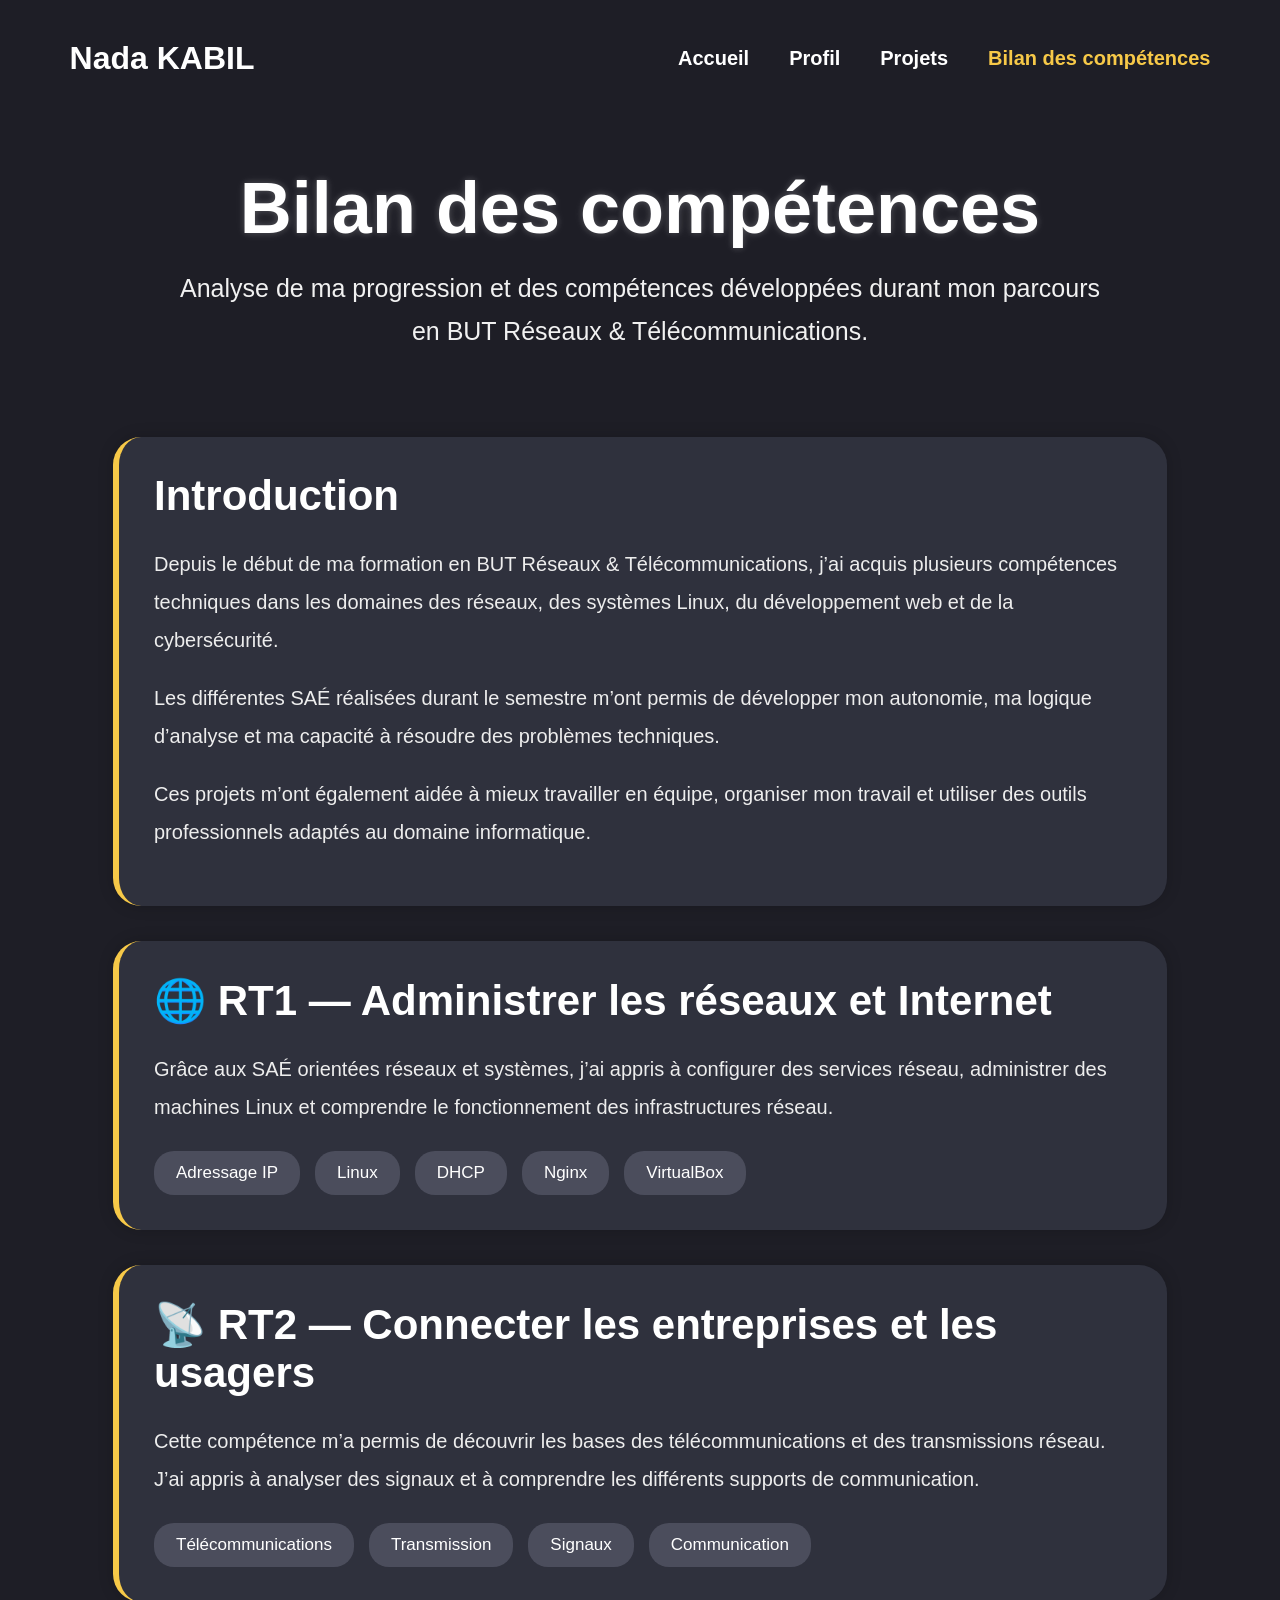
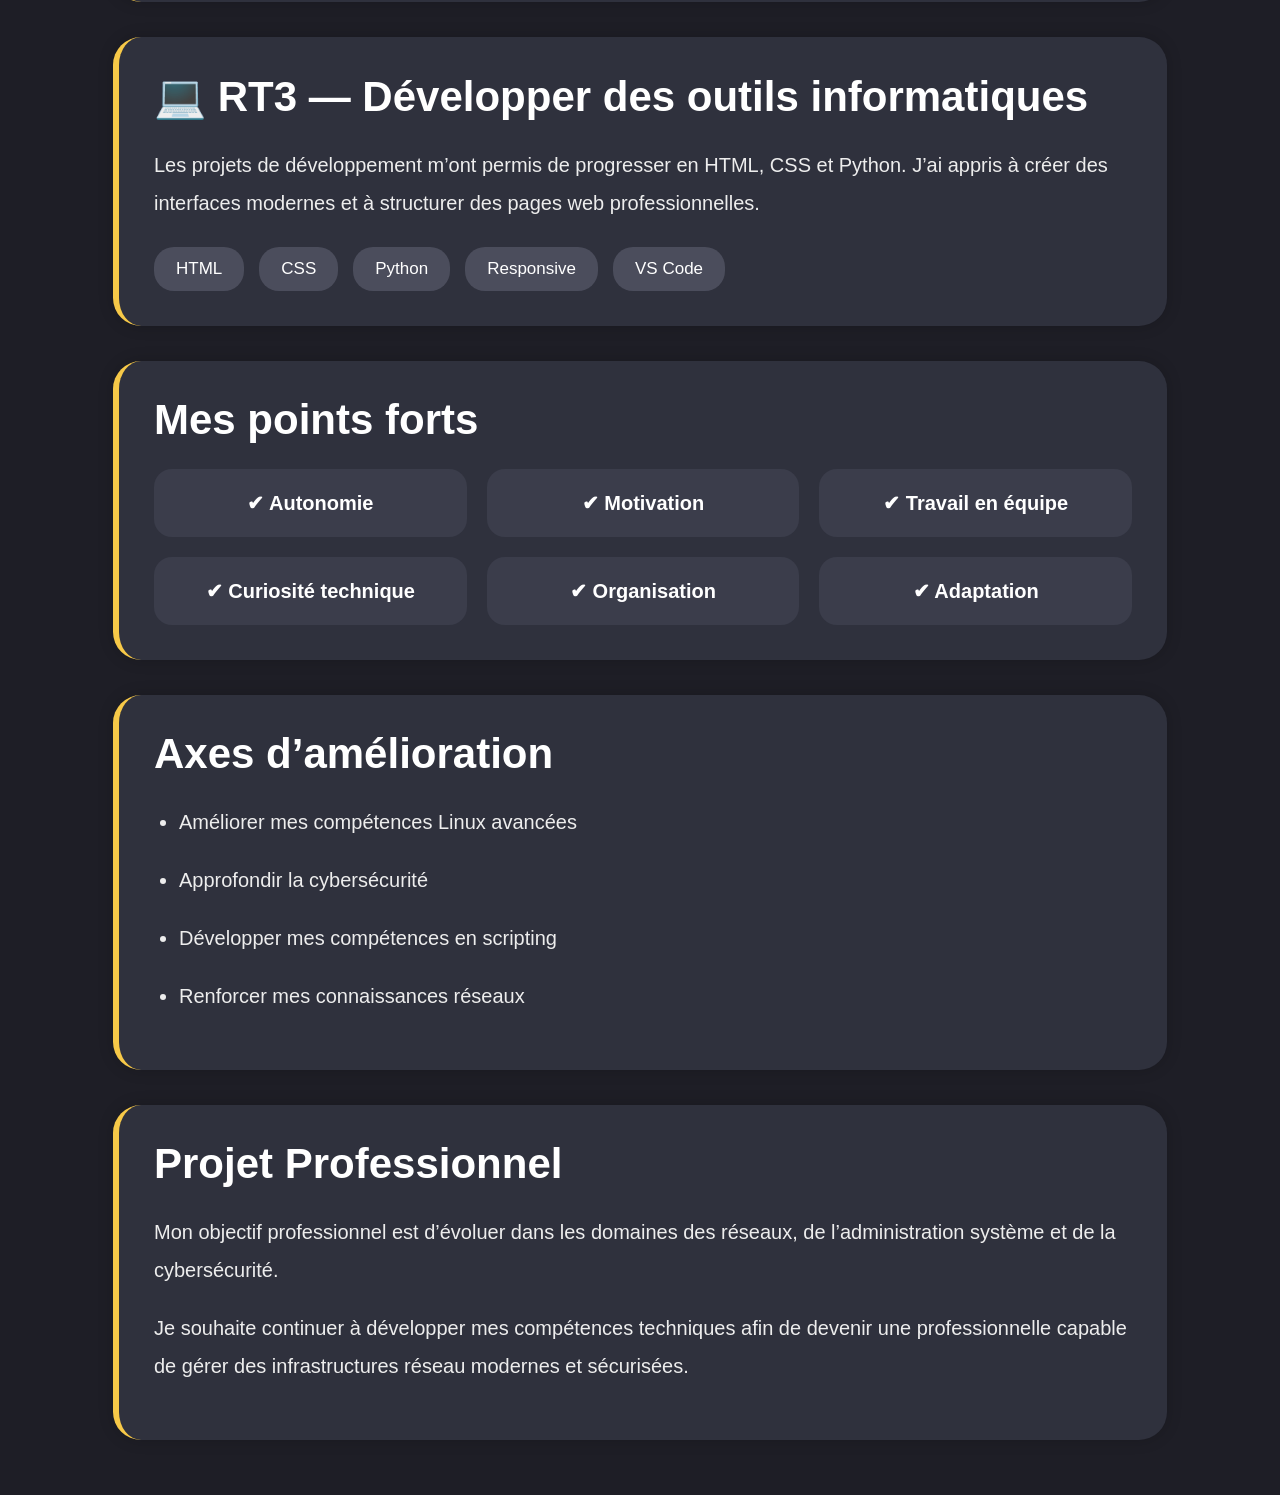
<file: Bilan des compétences.html>
<!DOCTYPE html>
<html lang="fr">
<head>
    <meta charset="UTF-8">
    <meta name="viewport" content="width=device-width, initial-scale=1.0">
    <title>Bilan des compétences</title>
    <link rel="stylesheet" href="style.css">
</head>

<body>

<header>
    <h1>Nada KABIL</h1>

    <nav>
        <ul>
            <li><a href="index.html">Accueil</a></li>
            <li><a href="profil.html">Profil</a></li>
            <li><a href="projet.html">Projets</a></li>
            <li><a href="Bilan des compétences.html" class="active">Bilan des compétences</a></li>
        </ul>
    </nav>
</header>

<!-- HERO -->

<section class="hero-bilan">

    <h2>Bilan des compétences</h2>

    <p>
        Analyse de ma progression et des compétences développées durant mon parcours
        en BUT Réseaux & Télécommunications.
    </p>

</section>

<!-- INTRODUCTION -->

<section class="competence-card">

    <h2>Introduction</h2>

    <p>
        Depuis le début de ma formation en BUT Réseaux & Télécommunications,
        j’ai acquis plusieurs compétences techniques dans les domaines des réseaux,
        des systèmes Linux, du développement web et de la cybersécurité.
    </p>

    <p>
        Les différentes SAÉ réalisées durant le semestre m’ont permis de développer
        mon autonomie, ma logique d’analyse et ma capacité à résoudre des problèmes techniques.
    </p>

    <p>
        Ces projets m’ont également aidée à mieux travailler en équipe,
        organiser mon travail et utiliser des outils professionnels adaptés au domaine informatique.
    </p>

</section>

<!-- RT1 -->

<section class="competence-box">

    <h2>🌐 RT1 — Administrer les réseaux et Internet</h2>

    <p>
        Grâce aux SAÉ orientées réseaux et systèmes, j’ai appris à configurer
        des services réseau, administrer des machines Linux et comprendre
        le fonctionnement des infrastructures réseau.
    </p>

    <div class="skills-tags">

        <span>Adressage IP</span>
        <span>Linux</span>
        <span>DHCP</span>
        <span>Nginx</span>
        <span>VirtualBox</span>

    </div>

</section>

<!-- RT2 -->

<section class="competence-box">

    <h2>📡 RT2 — Connecter les entreprises et les usagers</h2>

    <p>
        Cette compétence m’a permis de découvrir les bases des télécommunications
        et des transmissions réseau.
        J’ai appris à analyser des signaux et à comprendre les différents supports
        de communication.
    </p>

    <div class="skills-tags">

        <span>Télécommunications</span>
        <span>Transmission</span>
        <span>Signaux</span>
        <span>Communication</span>

    </div>

</section>

<!-- RT3 -->

<section class="competence-box">

    <h2>💻 RT3 — Développer des outils informatiques</h2>

    <p>
        Les projets de développement m’ont permis de progresser en HTML,
        CSS et Python.
        J’ai appris à créer des interfaces modernes et à structurer
        des pages web professionnelles.
    </p>

    <div class="skills-tags">

        <span>HTML</span>
        <span>CSS</span>
        <span>Python</span>
        <span>Responsive</span>
        <span>VS Code</span>

    </div>

</section>

<!-- POINTS FORTS -->

<section class="points-forts">

    <h2>Mes points forts</h2>

    <div class="qualities">

        <div>✔ Autonomie</div>

        <div>✔ Motivation</div>

        <div>✔ Travail en équipe</div>

        <div>✔ Curiosité technique</div>

        <div>✔ Organisation</div>

        <div>✔ Adaptation</div>

    </div>

</section>

<!-- AXES D'AMELIORATION -->

<section class="amelioration">

    <h2>Axes d’amélioration</h2>

    <ul>

        <li>Améliorer mes compétences Linux avancées</li>

        <li>Approfondir la cybersécurité</li>

        <li>Développer mes compétences en scripting</li>

        <li>Renforcer mes connaissances réseaux</li>

    </ul>

</section>

<!-- PROJET PROFESSIONNEL -->

<section class="projet-pro">

    <h2>Projet Professionnel</h2>

    <p>
        Mon objectif professionnel est d’évoluer dans les domaines des réseaux,
        de l’administration système et de la cybersécurité.
    </p>

    <p>
        Je souhaite continuer à développer mes compétences techniques afin
        de devenir une professionnelle capable de gérer des infrastructures réseau
        modernes et sécurisées.
    </p>

</section>

</body>
</html>
</file>
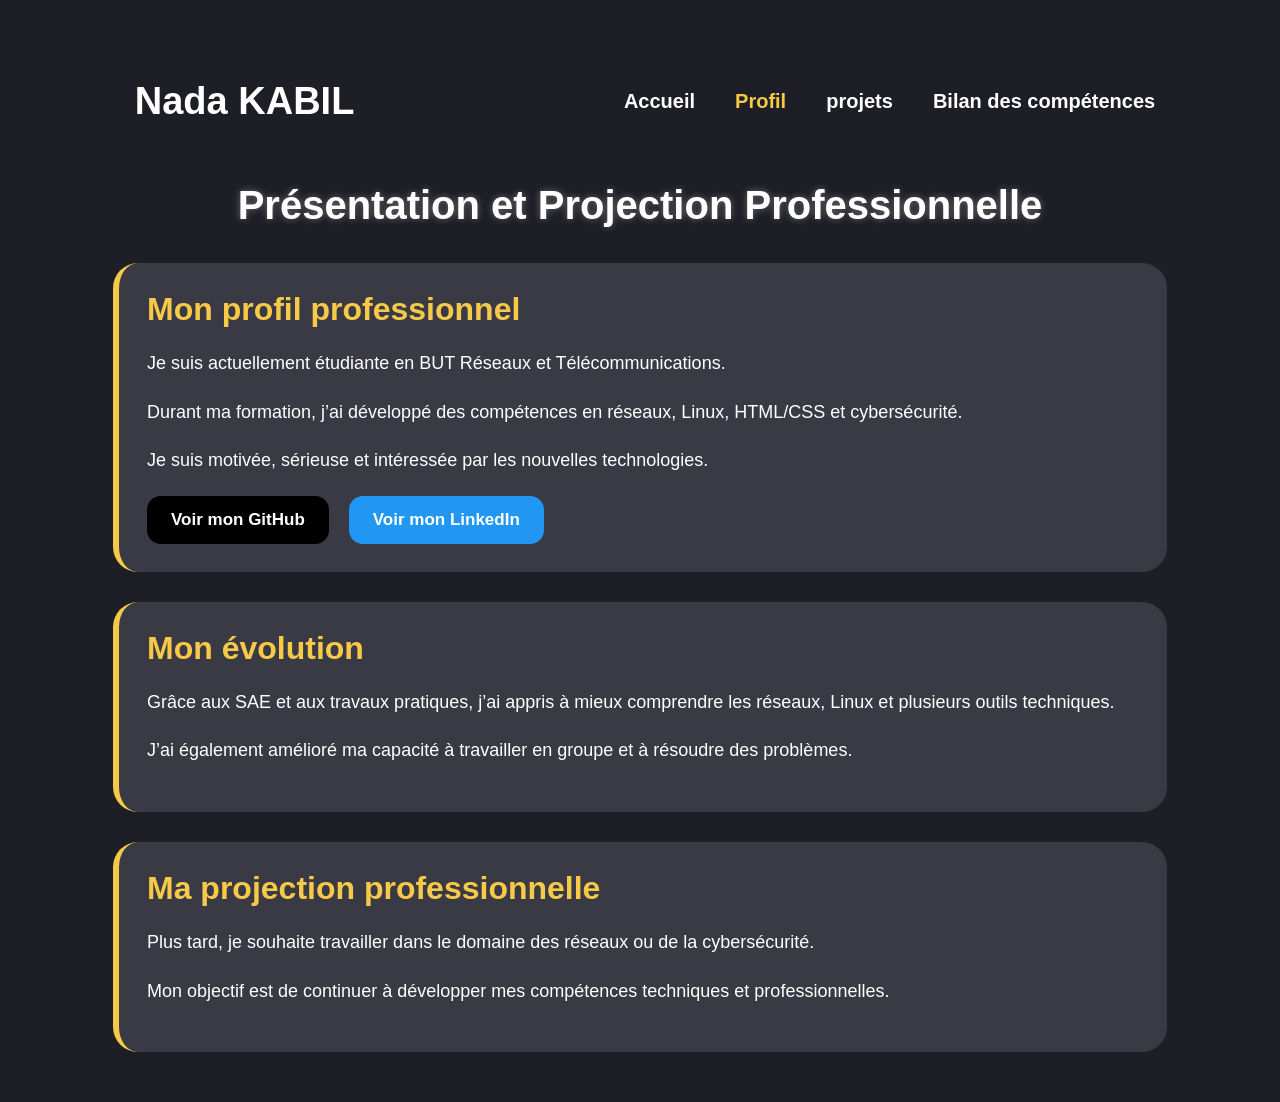
<file: profil.html>
<!DOCTYPE html>
<html lang="fr">

<head>
    <meta charset="UTF-8">
    <title>Profil - Nada</title>
    <link rel="stylesheet" href="style.css">
</head>

<body>

<div class="profil-container">

    <!-- HEADER -->

<header class="top-navbar">

    <div class="logo">
        Nada KABIL
    </div>

<nav>

<a href="index.html">Accueil</a>

<a href="profil.html" class="active">Profil</a>

<a href="projet.html">projets</a>

<a href="Bilan des compétences.html">Bilan des compétences</a>

</nav>

</header>
    </div>

    <!-- TITLE -->

    <h1 class="profil-title">
        Présentation et Projection Professionnelle
    </h1>

    <!-- BOX 1 -->

    <div class="profil-box">

        <h2>Mon profil professionnel</h2>

        <p>
            Je suis actuellement étudiante en BUT Réseaux et Télécommunications.
        </p>

        <p>
            Durant ma formation, j’ai développé des compétences
            en réseaux, Linux, HTML/CSS et cybersécurité.
        </p>

        <p>
            Je suis motivée, sérieuse et intéressée
            par les nouvelles technologies.
        </p>

        <!-- BUTTONS -->

        <div class="buttons">

            <a href="https://github.com/kabil252"
               target="_blank"
               class="github-btn">

               Voir mon GitHub

            </a>

            <a href="https://www.linkedin.com/in/nada-kabil-51819932a/"
               target="_blank"
               class="linkedin-btn">

               Voir mon LinkedIn

            </a>

        </div>

    </div>

    <!-- BOX 2 -->

    <div class="profil-box">

        <h2>Mon évolution</h2>

        <p>
            Grâce aux SAE et aux travaux pratiques,
            j’ai appris à mieux comprendre les réseaux,
            Linux et plusieurs outils techniques.
        </p>

        <p>
            J’ai également amélioré ma capacité
            à travailler en groupe et à résoudre des problèmes.
        </p>

    </div>

    <!-- BOX 3 -->

    <div class="profil-box">

        <h2>Ma projection professionnelle</h2>

        <p>
            Plus tard, je souhaite travailler dans le domaine
            des réseaux ou de la cybersécurité.
        </p>

        <p>
            Mon objectif est de continuer à développer
            mes compétences techniques et professionnelles.
        </p>

    </div>

</div>

</body>

</html>
</file>
<file: style.css>
/* ========================= */
/* GENERAL */
/* ========================= */

*{
    margin: 0;
    padding: 0;
    box-sizing: border-box;
    font-family: Arial, sans-serif;
}

body{
    background: #1e1e26;
    color: white;
    padding: 20px;
}

/* ========================= */
/* CONTAINER */
/* ========================= */

.container{
    display: flex;
    gap: 25px;
    width: 82%;
    margin: 40px auto;
    align-items: flex-start;
}
/* ========================= */
/* SIDEBAR */
/* ========================= */

.sidebar{
    width: 300px;
    background: #2a2a35;
    border-radius: 30px;
    padding: 30px;

    display: flex;
    flex-direction: column;
    justify-content: flex-start;
    margin-left: -90px;
}
.sidebar h2{
    font-size: 28px;
    margin-bottom: 18px;
}

/* ========================= */
/* JOB */
/* ========================= */

.job{
    background: #3a3a45;
    color: #f7c948;
    padding: 22px 18px;
    border-radius: 16px;
    text-align: center;
    font-weight: bold;
    margin-bottom: 22px;
    font-size: 17px;
    line-height: 1.5;
}

/* ========================= */
/* INFO BOX */
/* ========================= */

.info-box{
    background: #3a3a45;
    padding: 20px;
    border-radius: 18px;
    margin-top: 22px;
    transition: 0.3s;
}

.info-box:hover{
    transform: translateY(-3px);
}

.info-box h3{
    color: #f7c948;
    margin-bottom: 10px;
    font-size: 22px;

    display: flex;
    align-items: center;
    gap: 10px;
}

.info-box p{
    font-size: 18px;
    color: #f1f1f1;
}

/* ========================= */
/* ICONS */
/* ========================= */

.email-title::before{
    content: "✉";
}

.phone-title::before{
    content: "📞";
}

.address-title::before{
    content: "📍";
}

/* ========================= */
/* CONTENT */
/* ========================= */

.content{
    flex: 1;
    min-width: 0;
    background: #2a2a35;
    border-radius: 30px;
    padding: 55px;
}
/* ========================= */
/* NAVBAR */
/* ========================= */

.navbar{
    display: flex;
    gap: 35px;
    margin-bottom: 50px;
    margin-top: 5px;
}

.navbar a{
    text-decoration: none;
    color: white;
    font-size: 16px;
    font-weight: bold;
    transition: 0.3s;
}

.navbar a:hover{
    color: #f7c948;
}

.active{
    color: #f7c948 !important;
}

nav ul{
    display: flex;
    gap: 40px;

    list-style: none;

    align-items: center;
}

nav li{
    list-style: none;
}

/* ========================= */
/* ABOUT */
/* ========================= */

.about-container{
    display: flex;
    justify-content: space-between;
    align-items: center;
    gap: 40px;
    flex-wrap: nowrap;
}
.about{
    flex: 1;
    max-width: 700px;
}

.about h1{
    font-size: 52px;
    margin-bottom: 12px;
}

.line{
    width: 85px;
    height: 6px;
    background: #f7c948;
    border-radius: 20px;
    margin-bottom: 25px;
}

.about p{
    font-size: 16px;
    line-height: 1.9;
    margin-bottom: 24px;
}

/* ========================= */
/* IMAGE */
/* ========================= */

.image-box img{
    width: 250px;
    border-radius: 25px;
    border: 3px solid #f7c948;
    box-shadow: 0 0 20px rgba(247, 201, 72, 0.4);
}

/* ========================= */
/* SKILLS */
/* ========================= */

.skills{
    display: flex;
    gap: 15px;
    margin-top: 10px;
    margin-bottom: 28px;
}

.skill-box{
    background: #4a4a58;
    padding: 14px 24px;
    border-radius: 15px;
}

.skill-box h3{
    color: #f7c948;
    font-size: 16px;
}

/* ========================= */
/* BUTTON */
/* ========================= */

.btn-profil{
    display: inline-block;
    background: #f7c948;
    color: black;
    text-decoration: none;
    padding: 15px 28px;
    border-radius: 14px;
    font-weight: bold;
    font-size: 18px;
}

.btn-profil:hover{
    background: white;
}

/* ========================= */
/* PROFIL PAGE */
/* ========================= */

.profil-container{
    max-width: 1200px;
    margin: auto;
    padding: 40px;
    
}

.profil-title{
    text-align: center;
    font-size: 40px;
    margin-bottom: 35px;
    color: white;
    text-shadow:
        0 0 6px rgba(255,255,255,0.25),
        0 0 12px rgba(255,255,255,0.12);

}

.profil-box{
    width: 85%;
    margin: 30px auto;

    background: #3a3a45;
    padding: 28px;
    border-radius: 25px;

    border-left: 6px solid #f7c948;
}

.profil-box h2{
    color: #f7c948;
    font-size: 32px;
    margin-bottom: 20px;
}

.profil-box p{
    font-size: 18px;
    line-height: 1.7;
    margin-bottom: 18px;
}

/* ========================= */
/* BUTTONS */
/* ========================= */

.buttons{
    display: flex;
    gap: 20px;
    margin-top: 20px;
}

.github-btn,
.linkedin-btn{
    text-decoration: none;
    padding: 14px 24px;
    border-radius: 14px;
    font-weight: bold;
    font-size: 17px;
    color: white;
}

.github-btn{
    background: black;
}

.linkedin-btn{
    background: #2196f3;
}



/* ========================= */
/* PROJET PAGE */
/* ========================= */

.project-container{

    border-radius: 30px;
    padding: 35px;
}


/* ========================= */
/* PROJECT TITLE */
/* ========================= */

.project-title{
    font-size: 44px;
    margin-bottom: 15px;
}

.project-text{
    color: #d4d4d4;
    font-size: 19px;
    margin-bottom: 35px;
    line-height: 1.7;
}



/* ========================= */
/* PROJECT CARD */
/* ========================= */


.projects-grid{
    display: grid;

    grid-template-columns: repeat(3, 1fr);

    gap: 25px;

    margin-top: 50px;
}

.project-card{
    background: #2f313d;

    border-radius: 22px;

    overflow: hidden;

    text-decoration: none;

    color: white;

    transition: all 0.3s ease;

}
.project-card:hover{
    transform: translateY(-6px);
    box-shadow:
    0 0 18px rgba(247, 201, 72, 0.35),
    0 0 35px rgba(247, 201, 72, 0.18);
}

.project-card img{
    width: 100%;

    height: 190px;

    object-fit: cover;

    display: block;
}
/* ========================= */
/* PROJECT CONTENT */
/* ========================= */

.project-content{
    padding: 22px;
}

.project-category{
    color: #bdbdbd;
    font-size: 15px;
}

.project-content h3{
    font-size: 26px;
    margin-top: 10px;
    margin-bottom: 12px;
}

.project-content p{
    font-size: 18px;
    line-height: 1.6;
    color: #e2e2e2;
}



/* ========================= */
/* PROJECT BOX */
/* ========================= */

.project-box{
    background: #2b2d3a;

    padding: 25px;

    border-radius: 25px;

    max-width: 1050px;

    margin: 0 auto 25px auto;

    border-left: 6px solid #f7c948;

    box-shadow: 0 8px 25px rgba(0,0,0,0.3);
}

/* ========================= */
/* BOX TITLE */
/* ========================= */

.project-box h2{
    color: #d2cfc9;

    font-size: 34px;

    margin-bottom: 20px;
}

.project-box h3{
    font-size: 24px;

    margin-top: 25px;

    margin-bottom: 15px;
}



/* ========================= */
/* TEXT */
/* ========================= */

.project-box p{
    font-size: 18px;

    line-height: 1.9;

    color: #e5e5e5;

    margin-bottom: 18px;
}

/* ========================= */
/* TRACE IMAGE */
/* ========================= */

.trace-img{

    width: 100%;

    max-width: 550px;

    display: block;

    margin: 30px auto;

    border-radius: 20px;

    border: 2px solid rgba(255,255,255,0.08);

    transition:
    transform 0.4s ease,
    box-shadow 0.4s ease,
    filter 0.4s ease;

    cursor: pointer;

    box-shadow:
    0 0 12px rgba(247, 201, 72, 0.10);

}

/* HOVER */

.trace-img:hover{

    transform: scale(1.02);

    box-shadow:
    0 0 20px rgba(247, 201, 72, 0.18);

    filter: brightness(1.03);

}

/* ========================= */
/* SAE BANNER */
/* ========================= */

.sae-banner{

    width: 100%;

    height: 320px;

    border-radius: 30px;

    margin-bottom: 40px;

    background-image:
linear-gradient(
    rgba(0,0,0,0.45),
    rgba(0,0,0,0.60)
),
url("/Images/Bilan\ des\ compétences.png");
    background-size: cover;

    background-position: center;

    background-repeat: no-repeat;

    display: flex;

    justify-content: center;

    align-items: center;

    overflow: hidden;

    box-shadow:
    0 0 25px rgba(247, 201, 72, 0.08);

}

/* ========================= */
/* BANNER CONTENT */
/* ========================= */

.sae-banner-content{

    text-align: center;

    color: white;

}

.sae-banner-content h1{

    font-size: 72px;

    margin-bottom: 10px;

    text-shadow:
    0 0 10px rgba(255,255,255,0.25);

}

.sae-banner-content p{

    font-size: 24px;

    color: #e5e5e5;

}

/* ========================= */
/* RESPONSIVE */
/* ========================= */


/* ========================= */
/* SAE BANNER */
/* ========================= */

.sae-banner{

    width: 92%;

    max-width: 1180px;

    height: 250px;

    margin: 0 auto 35px auto;

    border-radius: 25px;

    background-image:
    linear-gradient(
        rgba(0,0,0,0.40),
        rgba(0,0,0,0.55)
    ),
    url("/Images/sae11\ général.png");

    background-size: cover;

    background-position: center;

    background-repeat: no-repeat;

    display: flex;

    justify-content: center;

    align-items: center;

    overflow: hidden;

    position: relative;

    box-shadow:
    0 0 14px rgba(0,0,0,0.25);
}

/* ========================= */
/* BANNER CONTENT */
/* ========================= */

.sae-banner-content{

    text-align: center;

    color: white;
}

.sae-banner-content h1{

    font-size: 62px;

    margin-bottom: 10px;

    font-weight: bold;
}

.sae-banner-content p{

    font-size: 20px;

    color: #f1f1f1;
}

/* ========================= */
/* TRACE IMAGE */
/* ========================= */

.trace-img{

    width: 100%;

    max-width: 500px;

    display: block;

    margin: 25px auto;

    border-radius: 18px;

    border: 2px solid rgba(255,255,255,0.06);

    transition:
    transform 0.4s ease,
    box-shadow 0.4s ease;

    cursor: pointer;

    box-shadow:
    0 0 8px rgba(247, 201, 72, 0.08);
}

/* HOVER IMAGE */

.trace-img:hover{

    transform: scale(1.02);

    box-shadow:
    0 0 14px rgba(247, 201, 72, 0.15);
}

/* ========================= */
/* RESPONSIVE */
/* ========================= */

@media(max-width: 1100px){

    header{

        flex-direction: column;

        gap: 20px;

        padding: 25px;
    }

    nav{

        flex-wrap: wrap;

        justify-content: center;

        gap: 25px;
    }

    .sae-banner{

        height: 210px;
    }

    .sae-banner-content h1{

        font-size: 46px;
    }

    .sae-banner-content p{

        font-size: 17px;
    }

    .project-box{

        width: 92%;
    }

}

/* ===== HEADER ===== */

header{
    width: 92%;
    margin: 20px auto;

    display: flex;
    justify-content: space-between;
    align-items: center;

    background: transparent !important;
}

/* LOGO */

.logo{
    color: white;
    font-size: 38px;
    font-weight: bold;
    margin-left: 10px;
}

/* NAVBAR */

nav{
    display: flex;
    gap: 40px;

    background: transparent !important;
}

/* LINKS */

nav a{
    color: white;
    text-decoration: none;

    font-size: 20px;
    font-weight: 600;

    transition: 0.3s;
}

/* ACTIVE */

nav a.active{
    color: #f7c948;
}

/* HOVER */

nav a:hover{
    color: #f7c948;
}

a{
    transition: 0.3s;
}

a:hover{
    transform: translateY(-5px);
}

.project-title{
    text-align: center;
    margin-bottom: 30px;
}

.project-title h1{
    font-size: 50px;
    color: white;
    transition: 0.4s;
    cursor: pointer;
}

.project-title h1:hover{
    color: #f7c948;
    transform: translateY(-8px);
}

.project-title p{
    margin-top: 15px;
    font-size: 22px;
    color: #d1d1d1;
}

/* ========================= */
/* SAE12 BANNER */
/* ========================= */

.sae12-banner{

    width: 92%;

    max-width: 1180px;

    height: 250px;

    margin: 0 auto 35px auto;

    border-radius: 25px;

    background-image:
    linear-gradient(
        rgba(0,0,0,0.35),
        rgba(0,0,0,0.55)
    ),
    url("/Images/sae12\ général.png");

    background-size: cover;

    background-position: center 43.7%;
    height: 310px;


    background-repeat: no-repeat;

    display: flex;

    justify-content: center;

    align-items: center;

    overflow: hidden;

    position: relative;

    box-shadow:
    0 0 14px rgba(0,0,0,0.25);
}

.sae14-banner{
    background-image: url("/Images/sae\ 14\ général.png");
}

.sae14-banner{
    background:
    linear-gradient(rgba(0,0,0,0.4),
    rgba(0,0,0,0.4)),
    url("/Images/sae\ 14\ général\ 2.png");

    background-size: cover;
    background-repeat: no-repeat;
    background-position:center 35%;

    height: 280px;
    border-radius: 30px;
}

.sae15-banner{

    background-image:
    linear-gradient(rgba(0,0,0,0.25),
    rgba(0,0,0,0.25)),
    url("/Images/sae 15 général.png");

    background-size: cover;
    background-repeat: no-repeat;
    background-position:center 45%;

    height: 280px;
    border-radius: 30px;
}

/* CONTENT */

.sae12-banner-content{

    text-align: center;

    color: white;
}

.sae12-banner-content h1{

    font-size: 62px;

    margin-bottom: 10px;

    font-weight: bold;

    text-shadow:
    0 0 10px rgba(255,255,255,0.20);
}

.sae12-banner-content p{

    font-size: 20px;

    color: #f1f1f1;
}

.double-images{
    display: flex;
    justify-content: center;
    gap: 20px;
    flex-wrap: wrap;
}

.double-images .trace-img{
    width: 48%;
    margin: 20px 0;
}



.big-trace-img{

    width: 100%;

    max-width: 850px;
}

.ac-list{

    margin-top: 20px;

    padding-left: 30px;
}

.ac-list li{

    margin-bottom: 15px;

    font-size: 20px;

    line-height: 1.7;

    color: #f1f1f1;
}

.bilan-title{

    text-align: center;

    padding: 40px 20px 30px;

    width: 92%;

    max-width: 1180px;

    margin: 0 auto 20px auto;
}

.bilan-title h1{

    font-size: 70px;

    color: white;

    margin-bottom: 15px;

    text-shadow:
    0 0 6px rgba(255,255,255,0.25),
    0 0 12px rgba(255,255,255,0.12);
}

.bilan-title p{

    font-size: 24px;

    color: #f1f1f1;
}

/* ========================= */
/* HERO BILAN */
/* ========================= */

.hero-bilan{
    text-align: center;
    padding: 70px 20px 50px;
}

.hero-bilan h2{
    font-size: 72px;
    margin-bottom: 18px;

    color: white;

    text-shadow:
    0 0 6px rgba(255,255,255,0.18),
    0 0 12px rgba(255,255,255,0.10);
}

.hero-bilan p{
    font-size: 25px;
    color: #f1f1f1;

    max-width: 950px;
    margin: auto;

    line-height: 1.7;
}

/* ========================= */
/* GLOBAL BOXES */
/* ========================= */

.competence-card,
.competence-box,
.points-forts,
.amelioration,
.projet-pro{

    width: 85%;

    margin: 35px auto;

    background: #2f313d;

    padding: 35px;

    border-radius: 28px;

    border-left: 6px solid #f7c948;

    box-shadow:
    0 0 15px rgba(0,0,0,0.18);
}

/* ========================= */
/* TITLES */
/* ========================= */

.competence-card h2,
.competence-box h2,
.points-forts h2,
.amelioration h2,
.projet-pro h2{

    font-size: 42px;

    margin-bottom: 25px;

    color: white;
}

/* ========================= */
/* TEXT */
/* ========================= */

.competence-card p,
.competence-box p,
.projet-pro p,
.amelioration li{

    font-size: 20px;

    line-height: 1.9;

    color: #ededed;

    margin-bottom: 20px;
}

/* ========================= */
/* TAGS */
/* ========================= */

.skills-tags{
    display: flex;

    flex-wrap: wrap;

    gap: 15px;

    margin-top: 25px;
}

.skills-tags span{

    background: #4b4d5c;

    padding: 12px 22px;

    border-radius: 20px;

    font-size: 17px;

    color: white;

    transition: 0.3s;
}

.skills-tags span:hover{

    background: #f7c948;

    color: black;

    transform: translateY(-3px);
}

/* ========================= */
/* POINTS FORTS */
/* ========================= */

.qualities{

    display: grid;

    grid-template-columns: repeat(3,1fr);

    gap: 20px;

    margin-top: 25px;
}

.qualities div{

    background: #3b3d4b;

    padding: 22px;

    border-radius: 18px;

    text-align: center;

    font-size: 20px;

    font-weight: bold;

    transition: 0.3s;
}

.qualities div:hover{

    transform: translateY(-5px);

    background: #4b4d5c;
}

/* ========================= */
/* LIST */
/* ========================= */

.amelioration ul{

    padding-left: 25px;
}

/* ========================= */
/* PROJET PRO */
/* ========================= */

.projet-pro{

    .projet-pro{
    background: #2f313d;
}
}
</file>
